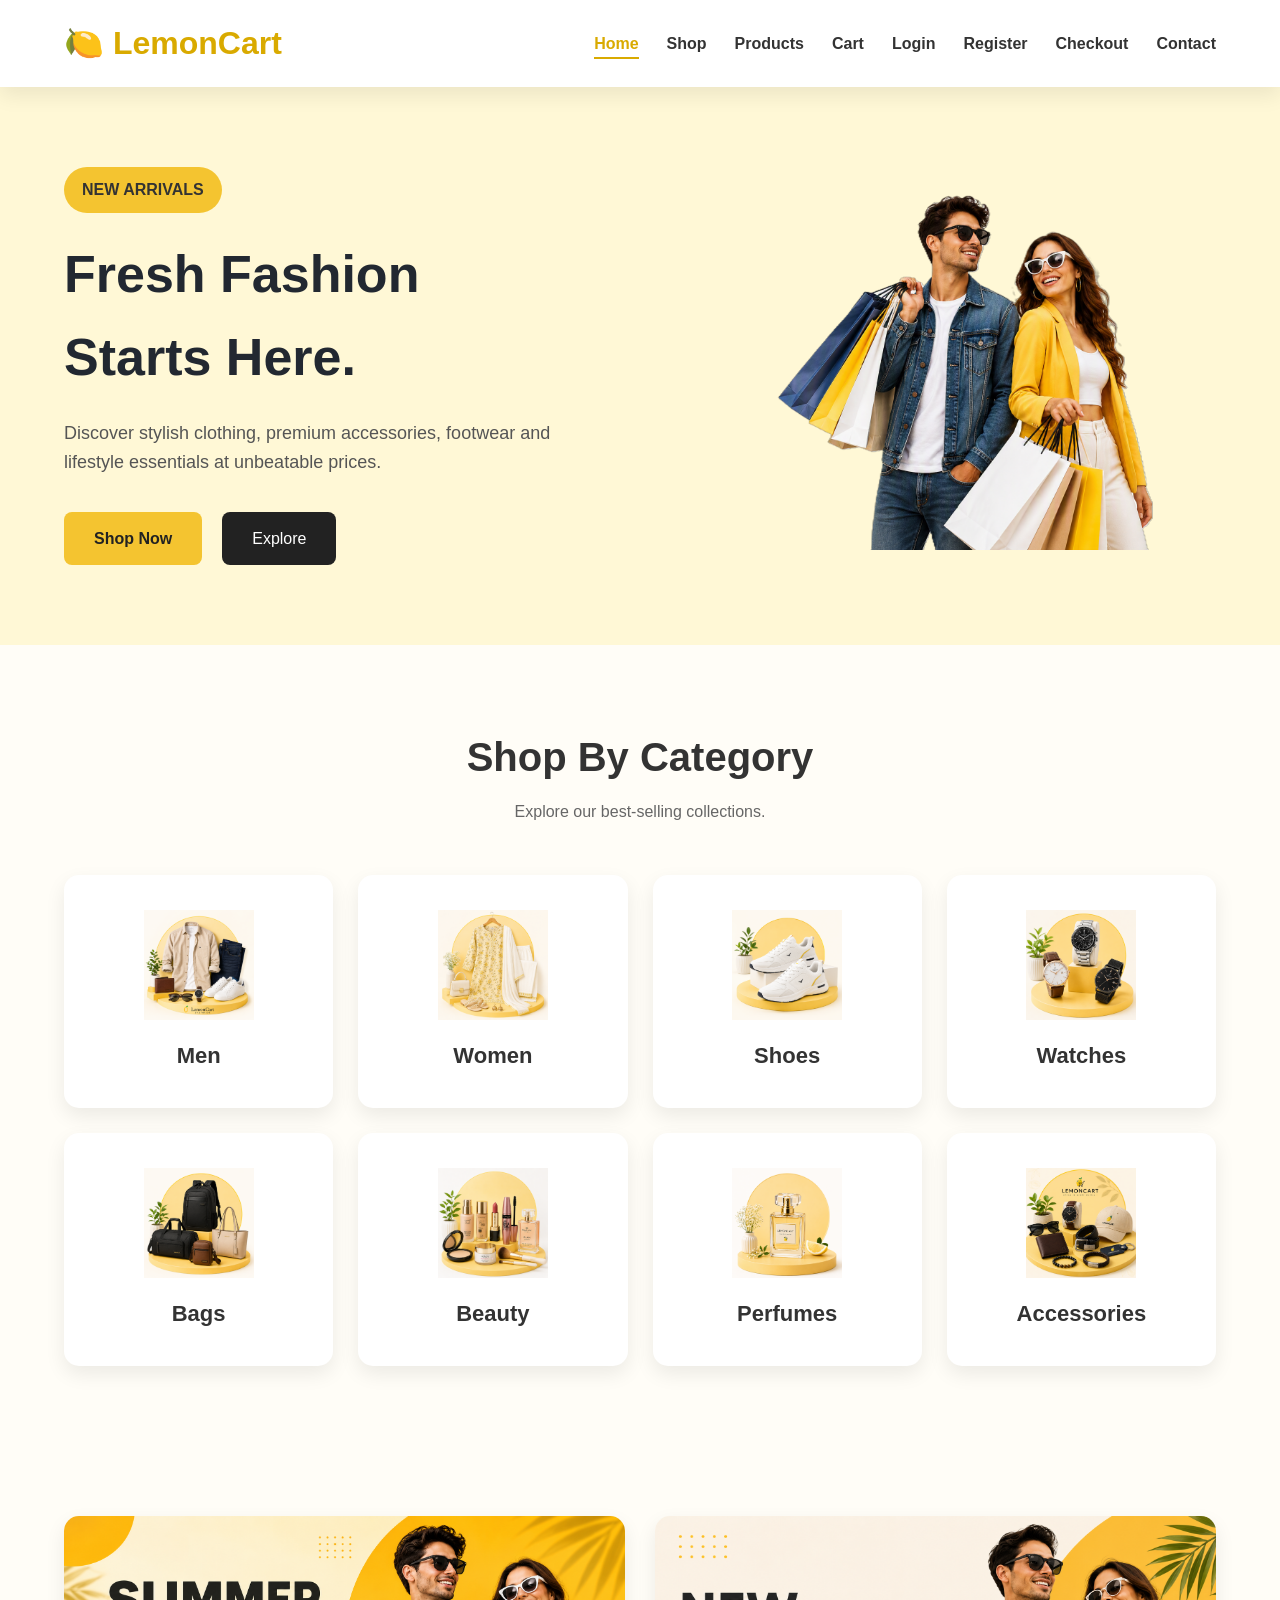
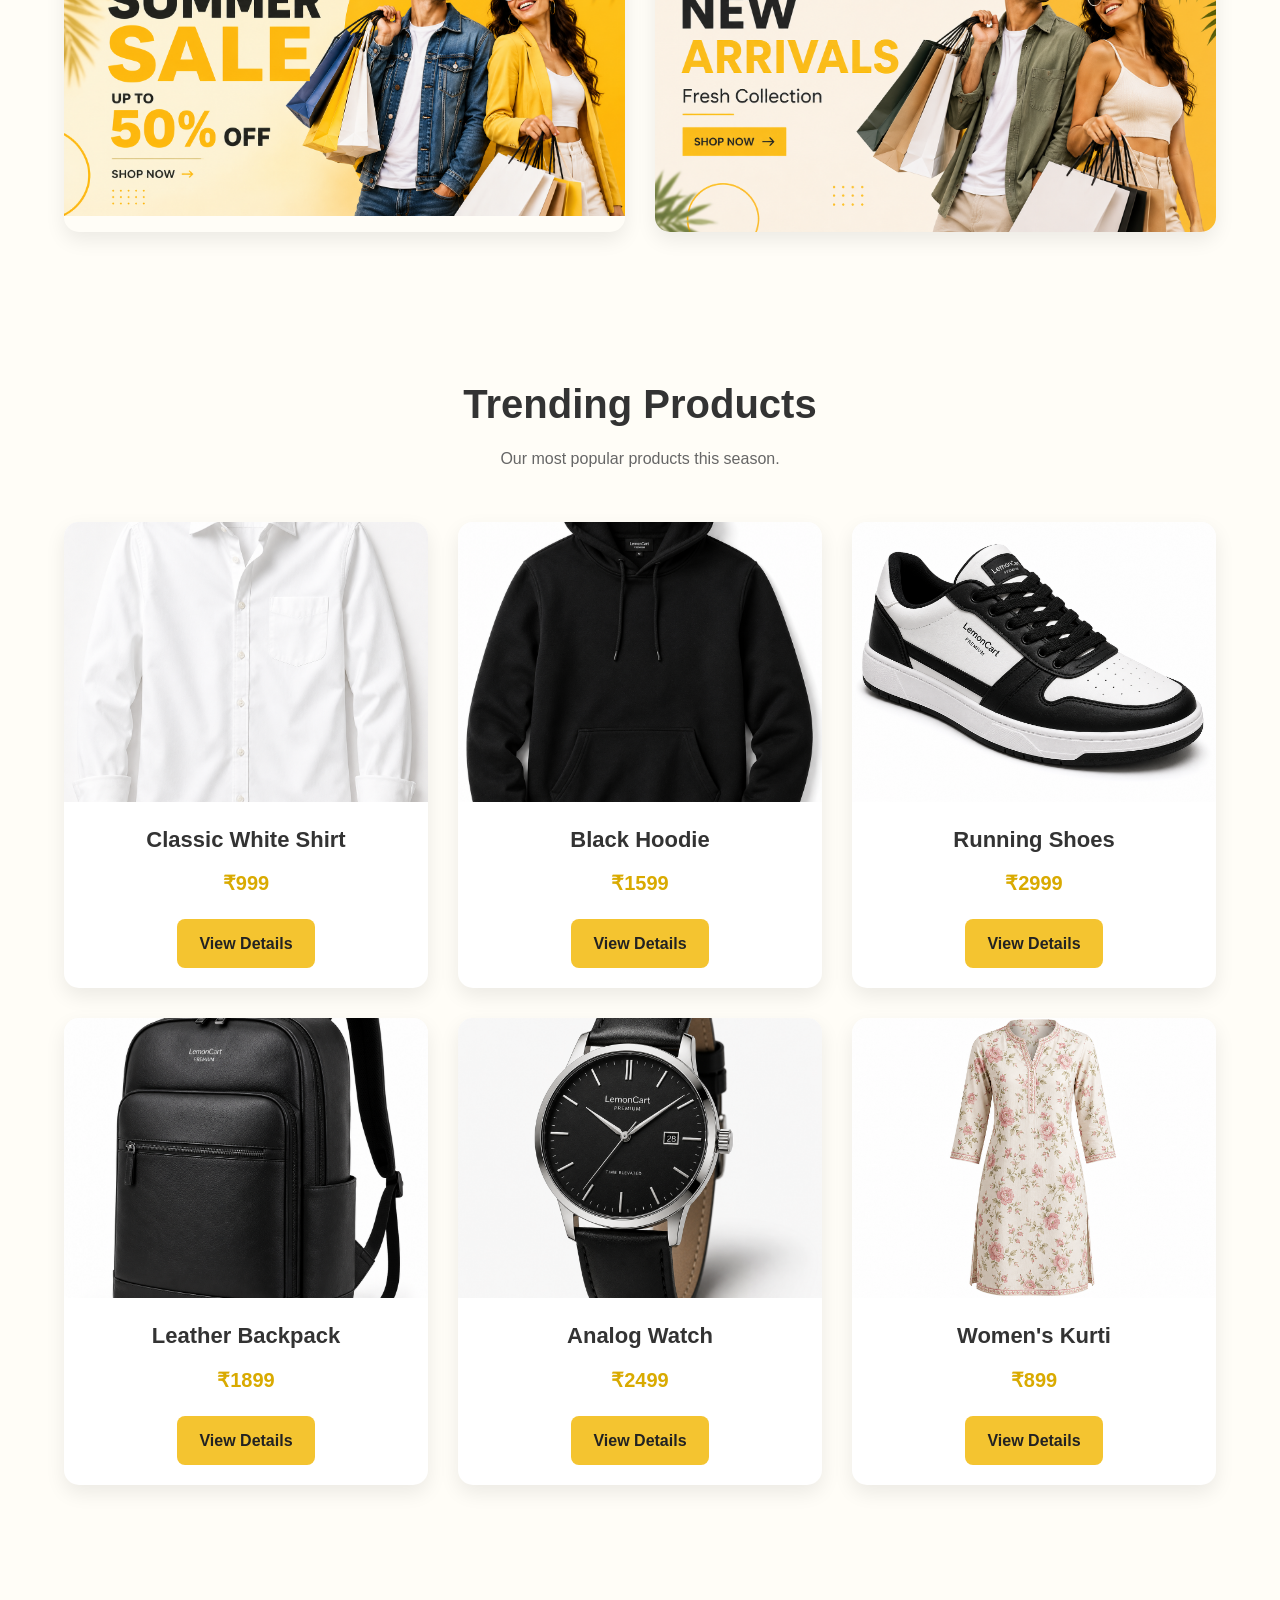
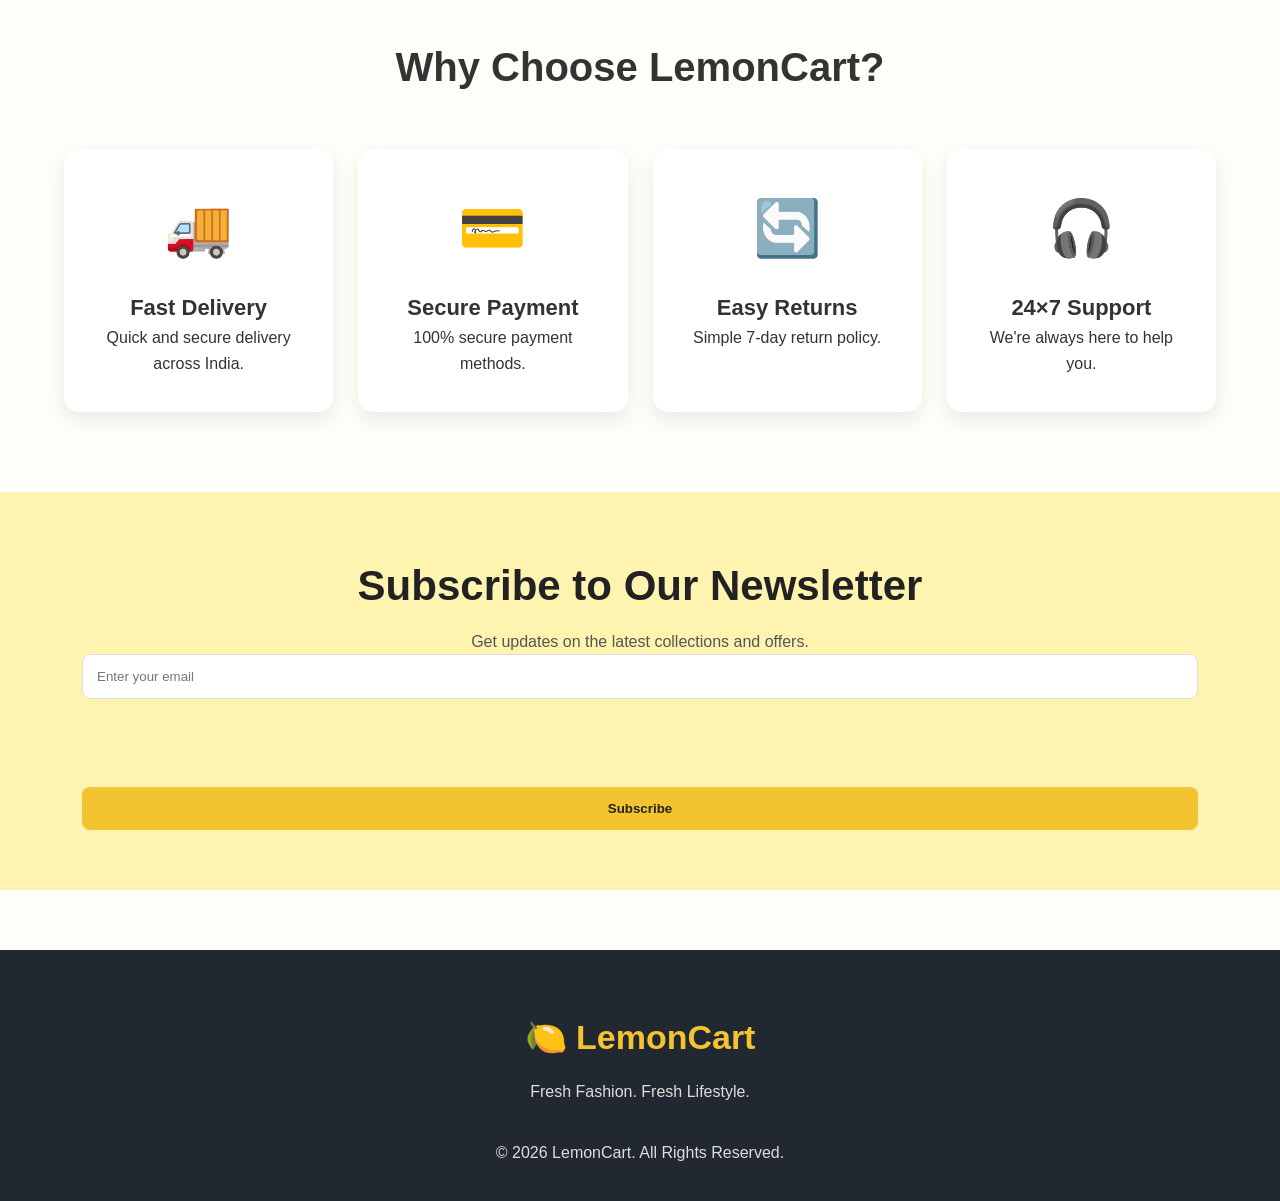
<file: index.html>
<!DOCTYPE html>
<html lang="en">

<head>

    <meta charset="UTF-8">

    <meta name="viewport" content="width=device-width, initial-scale=1.0">

    <title>LemonCart | Fresh Fashion & Lifestyle</title>

    <link rel="stylesheet" href="css/style.css">

</head>

<body>



    <header>

        <div class="container">

            <div class="navbar">

                <div class="logo">

                    <h1>🍋 LemonCart</h1>

                </div>

                <nav>

                    <ul>

                        <li><a href="index.html" class="active">Home</a></li>

                        <li><a href="shop.html">Shop</a></li>

                        <li><a href="product.html">Products</a></li>

                        <li><a href="cart.html">Cart</a></li>

                        <li><a href="login.html">Login</a></li>

                        <li><a href="register.html">Register</a></li>

                        <li><a href="checkout.html">Checkout</a></li>

                        <li><a href="contact.html">Contact</a></li>

                    </ul>

                </nav>

            </div>

        </div>

    </header>


    <section class="hero">

        <div class="container hero-content">

            <div class="hero-text">

                <span class="offer">

                    NEW ARRIVALS

                </span>

                <h2>

                    Fresh Fashion

                    <br>

                    Starts Here.

                </h2>

                <p>

                    Discover stylish clothing,

                    premium accessories,

                    footwear and lifestyle essentials

                    at unbeatable prices.

                </p>

                <div class="hero-buttons">

                    <a href="shop.html" class="btn-primary">

                        Shop Now

                    </a>

                    <a href="product.html" class="btn-secondary">

                        Explore

                    </a>

                </div>

            </div>



            <div class="hero-image">

                <img src="assets/hero/hero.png"

                    alt="Hero Image">

            </div>

        </div>

    </section>

    <section class="categories">

        <div class="container">

            <div class="section-title">

                <h2>Shop By Category</h2>

                <p>

                    Explore our best-selling collections.

                </p>

            </div>



            <div class="category-grid">

                <div class="category-card">

                    <img src="assets/categories/men.png" alt="Men">

                    <h3>Men</h3>

                </div>



                <div class="category-card">

                    <img src="assets/categories/women.png" alt="women">

                    <h3>Women</h3>

                </div>



                <div class="category-card">

                    <img src="assets/categories/shoes.png" alt="shoes">

                    <h3>Shoes</h3>

                </div>



                <div class="category-card">

                    <img src="assets/categories/watches.png" alt="watches">

                    <h3>Watches</h3>

                </div>



                <div class="category-card">

                    <img src="assets/categories/bags.png" alt="bags">

                    <h3>Bags</h3>

                </div>



                <div class="category-card">

                    <img src="assets/categories/beauty.png" alt="beauty">

                    <h3>Beauty</h3>

                </div>



                <div class="category-card">

                    <img src="assets/categories/perfumes.png" alt="perfumes">

                    <h3>Perfumes</h3>

                </div>



                <div class="category-card">

                    <img src="assets/categories/accessories.png" alt="accessories">

                    <h3>Accessories</h3>

                </div>

            </div>

        </div>

    </section>

<section class="banners">

    <div class="container">

        <div class="banner-grid">

            <div class="banner">

                <img src="assets/banners/banner1.png" alt="Summer Sale">

            </div>

            <div class="banner">

                <img src="assets/banners/banner2.png" alt="New Arrivals">

            </div>

        </div>

    </div>

</section>

<section class="related-products">

    <div class="container">

        <div class="section-title">
            <h2>Trending Products</h2>
            <p>Our most popular products this season.</p>
        </div>

        <div class="product-grid">

            <div class="product-card">
                <img src="assets/products/product1.png" alt="Classic White Shirt">
                <h3>Classic White Shirt</h3>
                <p>₹999</p>
                <a href="product.html" class="btn-primary">View Details</a>
            </div>

            <div class="product-card">
                <img src="assets/products/product2.png" alt="Black Hoodie">
                <h3>Black Hoodie</h3>
                <p>₹1599</p>
                <a href="product.html" class="btn-primary">View Details</a>
            </div>

            <div class="product-card">
                <img src="assets/products/product3.png" alt="Running Shoes">
                <h3>Running Shoes</h3>
                <p>₹2999</p>
                <a href="product.html" class="btn-primary">View Details</a>
            </div>

            <div class="product-card">
                <img src="assets/products/product4.png" alt="Leather Backpack">
                <h3>Leather Backpack</h3>
                <p>₹1899</p>
                <a href="product.html" class="btn-primary">View Details</a>
            </div>

            <div class="product-card">
                <img src="assets/products/product5.png" alt="Analog Watch">
                <h3>Analog Watch</h3>
                <p>₹2499</p>
                <a href="product.html" class="btn-primary">View Details</a>
            </div>

            <div class="product-card">
                <img src="assets/products/product6.png" alt="Women's Kurti">
                <h3>Women's Kurti</h3>
                <p>₹899</p>
                <a href="product.html" class="btn-primary">View Details</a>
            </div>

        </div>

    </div>

</section>

<section class="categories">

    <div class="container">

        <div class="section-title">
            <h2>Why Choose LemonCart?</h2>
        </div>

        <div class="category-grid">

            <div class="category-card">
                <div class="icon">🚚</div>
                <h3>Fast Delivery</h3>
                <p>Quick and secure delivery across India.</p>
            </div>

            <div class="category-card">
                <div class="icon">💳</div>
                <h3>Secure Payment</h3>
                <p>100% secure payment methods.</p>
            </div>

            <div class="category-card">
                <div class="icon">🔄</div>
                <h3>Easy Returns</h3>
                <p>Simple 7-day return policy.</p>
            </div>

            <div class="category-card">
                <div class="icon">🎧</div>
                <h3>24×7 Support</h3>
                <p>We're always here to help you.</p>
            </div>

        </div>

    </div>

</section>


<section class="page-banner">

    <div class="container">

        <h2>Subscribe to Our Newsletter</h2>

        <p>Get updates on the latest collections and offers.</p>

        <form>

            <input type="email" placeholder="Enter your email">

            <br><br>

            <button class="btn-primary">

                Subscribe

            </button>

        </form>

    </div>

</section>    
<footer>

    <div class="container">

        <h2>🍋 LemonCart</h2>

        <p>Fresh Fashion. Fresh Lifestyle.</p>

        <br>

        <p>

            © 2026 LemonCart. All Rights Reserved.

        </p>

    </div>

</footer>

</body>

</html>
</file>
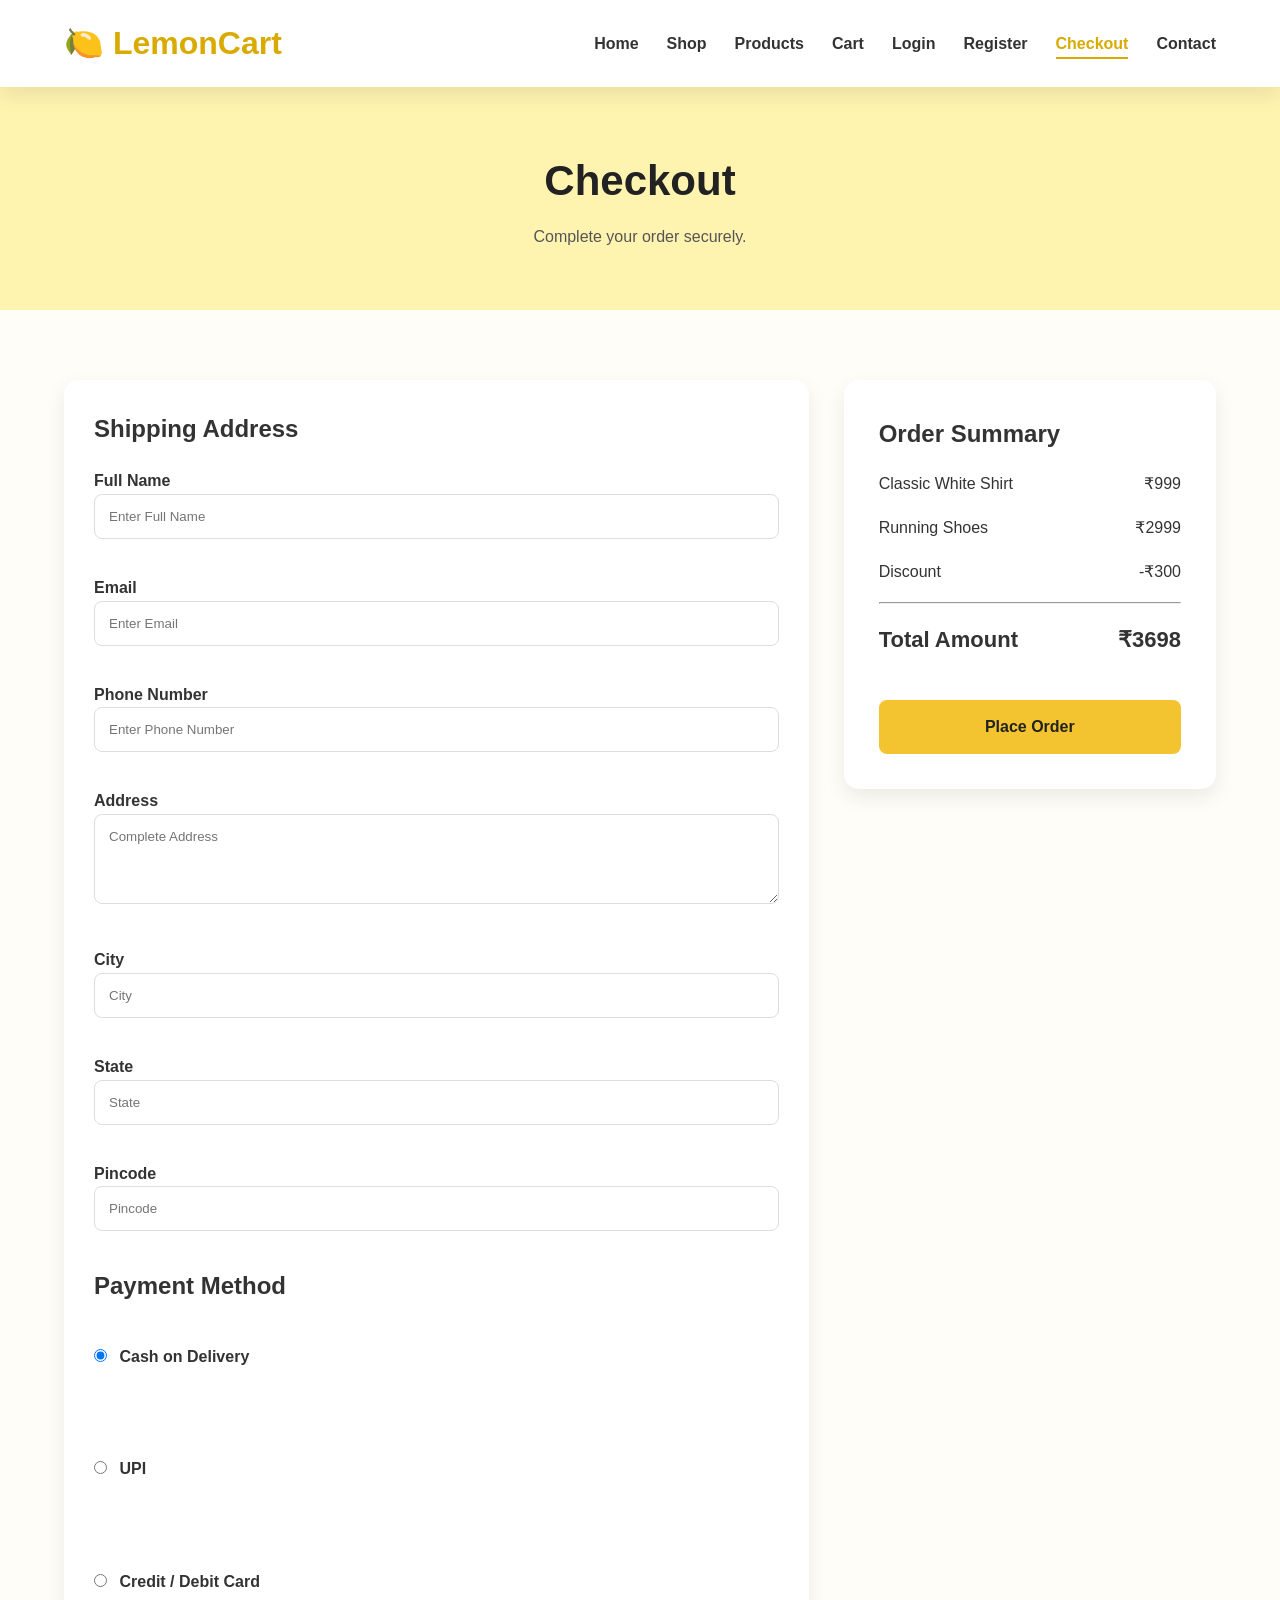
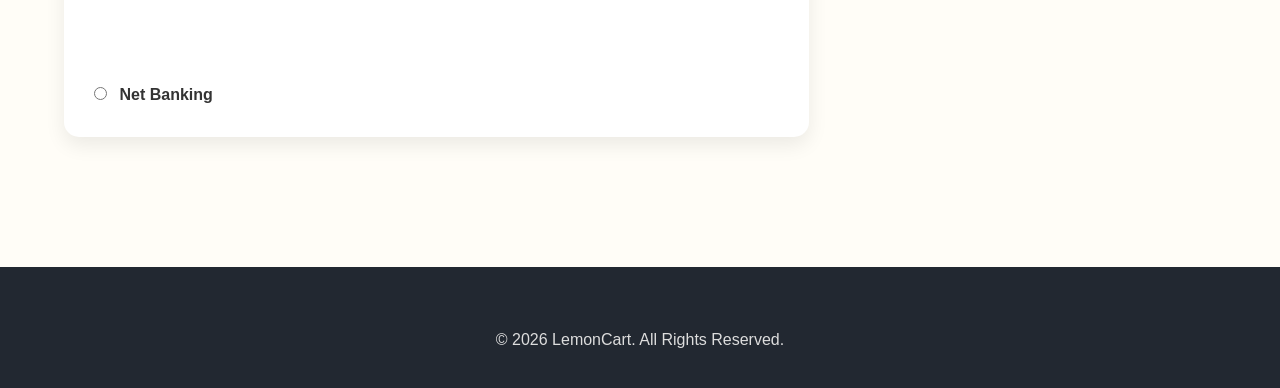
<file: checkout.html>
<!DOCTYPE html>
<html lang="en">

<head>

    <meta charset="UTF-8">

    <meta name="viewport" content="width=device-width, initial-scale=1.0">

    <title>LemonCart | Checkout</title>

    <link rel="stylesheet" href="css/style.css">

</head>

<body>

<header>

    <div class="container">

        <div class="navbar">

            <div class="logo">

                <h1>🍋 LemonCart</h1>

            </div>

            <nav>

                <ul>

                    <li><a href="index.html">Home</a></li>

                    <li><a href="shop.html">Shop</a></li>

                    <li><a href="product.html">Products</a></li>

                    <li><a href="cart.html">Cart</a></li>

                    <li><a href="login.html">Login</a></li>

                    <li><a href="register.html">Register</a></li>

                    <li><a href="checkout.html" class="active">Checkout</a></li>

                    <li><a href="contact.html">Contact</a></li>

                </ul>

            </nav>

        </div>

    </div>

</header>

<section class="page-banner">

    <div class="container">

        <h2>Checkout</h2>

        <p>Complete your order securely.</p>

    </div>

</section>

<section class="checkout-page">

<div class="container checkout-layout">

<div class="checkout-form">

<h2>Shipping Address</h2>

<form>

<div class="form-group">

<label>Full Name</label>

<input type="text" placeholder="Enter Full Name">

</div>

<div class="form-group">

<label>Email</label>

<input type="email" placeholder="Enter Email">

</div>

<div class="form-group">

<label>Phone Number</label>

<input type="tel" placeholder="Enter Phone Number">

</div>

<div class="form-group">

<label>Address</label>

<textarea rows="4" placeholder="Complete Address"></textarea>

</div>

<div class="form-group">

<label>City</label>

<input type="text" placeholder="City">

</div>

<div class="form-group">

<label>State</label>

<input type="text" placeholder="State">

</div>

<div class="form-group">

<label>Pincode</label>

<input type="text" placeholder="Pincode">

</div>

<h2>Payment Method</h2>

<label>

<input type="radio" name="payment" checked>

Cash on Delivery

</label>

<br><br>

<label>

<input type="radio" name="payment">

UPI

</label>

<br><br>

<label>

<input type="radio" name="payment">

Credit / Debit Card

</label>

<br><br>

<label>

<input type="radio" name="payment">

Net Banking

</label>

</form>

</div>

<div class="checkout-summary">

<h2>Order Summary</h2>

<div class="summary-item">

<span>Classic White Shirt</span>

<span>₹999</span>

</div>

<div class="summary-item">

<span>Running Shoes</span>

<span>₹2999</span>

</div>

<div class="summary-item">

<span>Discount</span>

<span>-₹300</span>

</div>

<hr>

<div class="summary-item total">

<span>Total Amount</span>

<span>₹3698</span>

</div>

<a href="#" class="btn-primary checkout-btn">

Place Order

</a>

</div>

</div>

</section>

<footer>

<div class="container">

<p>

© 2026 LemonCart. All Rights Reserved.

</p>

</div>

</footer>

</body>

</html>
</file>
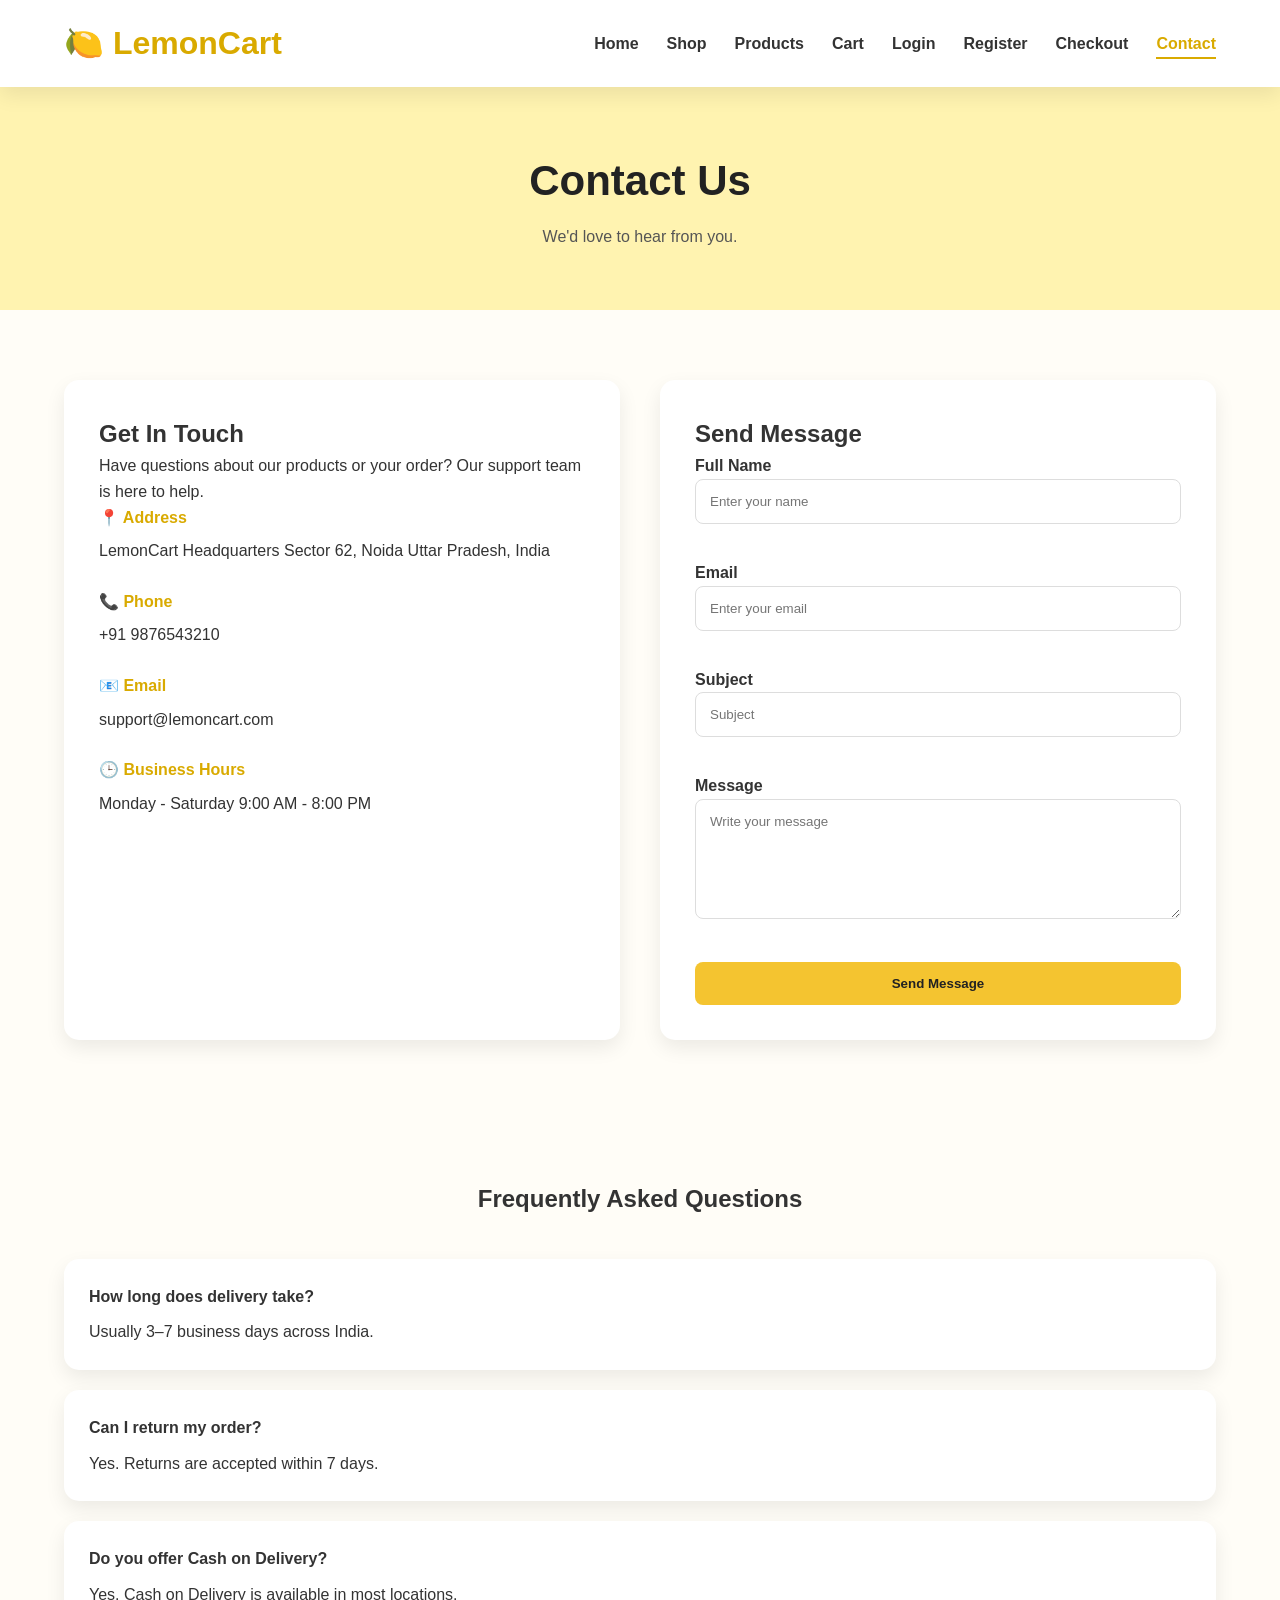
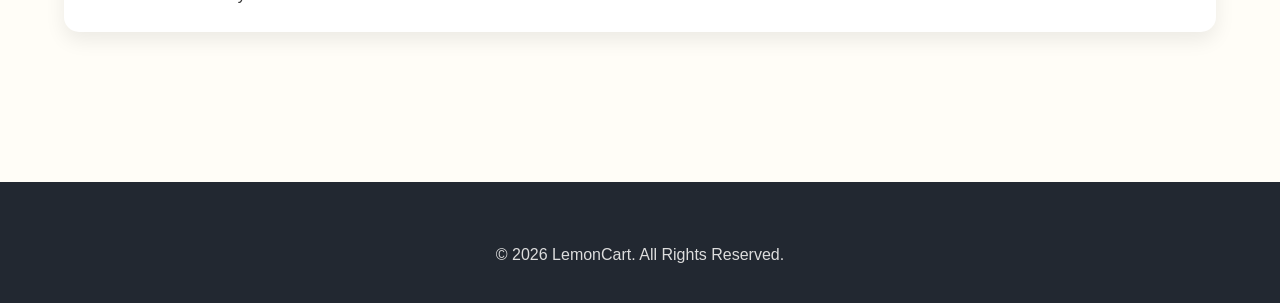
<file: contact.html>
<!DOCTYPE html>
<html lang="en">

<head>

    <meta charset="UTF-8">

    <meta name="viewport" content="width=device-width, initial-scale=1.0">

    <title>LemonCart | Contact Us</title>

    <link rel="stylesheet" href="css/style.css">

</head>

<body>

<header>

    <div class="container">

        <div class="navbar">

            <div class="logo">

                <h1>🍋 LemonCart</h1>

            </div>

            <nav>

                <ul>

                    <li><a href="index.html">Home</a></li>

                    <li><a href="shop.html">Shop</a></li>

                    <li><a href="product.html">Products</a></li>

                    <li><a href="cart.html">Cart</a></li>

                    <li><a href="login.html">Login</a></li>

                    <li><a href="register.html">Register</a></li>

                    <li><a href="checkout.html">Checkout</a></li>

                    <li><a href="contact.html" class="active">Contact</a></li>

                </ul>

            </nav>

        </div>

    </div>

</header>

<section class="page-banner">

    <div class="container">

        <h2>Contact Us</h2>

        <p>

            We'd love to hear from you.

        </p>

    </div>

</section>

<section class="contact-page">

<div class="container contact-layout">

<div class="contact-info">

<h2>Get In Touch</h2>

<p>

Have questions about our products or your order?

Our support team is here to help.

</p>

<div class="info-box">

<h4>📍 Address</h4>

<p>

LemonCart Headquarters

Sector 62, Noida

Uttar Pradesh, India

</p>

</div>

<div class="info-box">

<h4>📞 Phone</h4>

<p>

+91 9876543210

</p>

</div>

<div class="info-box">

<h4>📧 Email</h4>

<p>

support@lemoncart.com

</p>

</div>

<div class="info-box">

<h4>🕒 Business Hours</h4>

<p>

Monday - Saturday

9:00 AM - 8:00 PM

</p>

</div>

</div>

<div class="contact-form">

<h2>Send Message</h2>

<form>

<div class="form-group">

<label>Full Name</label>

<input type="text" placeholder="Enter your name">

</div>

<div class="form-group">

<label>Email</label>

<input type="email" placeholder="Enter your email">

</div>

<div class="form-group">

<label>Subject</label>

<input type="text" placeholder="Subject">

</div>

<div class="form-group">

<label>Message</label>

<textarea rows="6" placeholder="Write your message"></textarea>

</div>

<button class="btn-primary">

Send Message

</button>

</form>

</div>

</div>

</section>

<section class="faq">

<div class="container">

<h2>Frequently Asked Questions</h2>

<div class="faq-item">

<h4>How long does delivery take?</h4>

<p>

Usually 3–7 business days across India.

</p>

</div>

<div class="faq-item">

<h4>Can I return my order?</h4>

<p>

Yes. Returns are accepted within 7 days.

</p>

</div>

<div class="faq-item">

<h4>Do you offer Cash on Delivery?</h4>

<p>

Yes. Cash on Delivery is available in most locations.

</p>

</div>

</div>

</section>

<footer>

<div class="container">

<p>

© 2026 LemonCart. All Rights Reserved.

</p>

</div>

</footer>

</body>

</html>
</file>
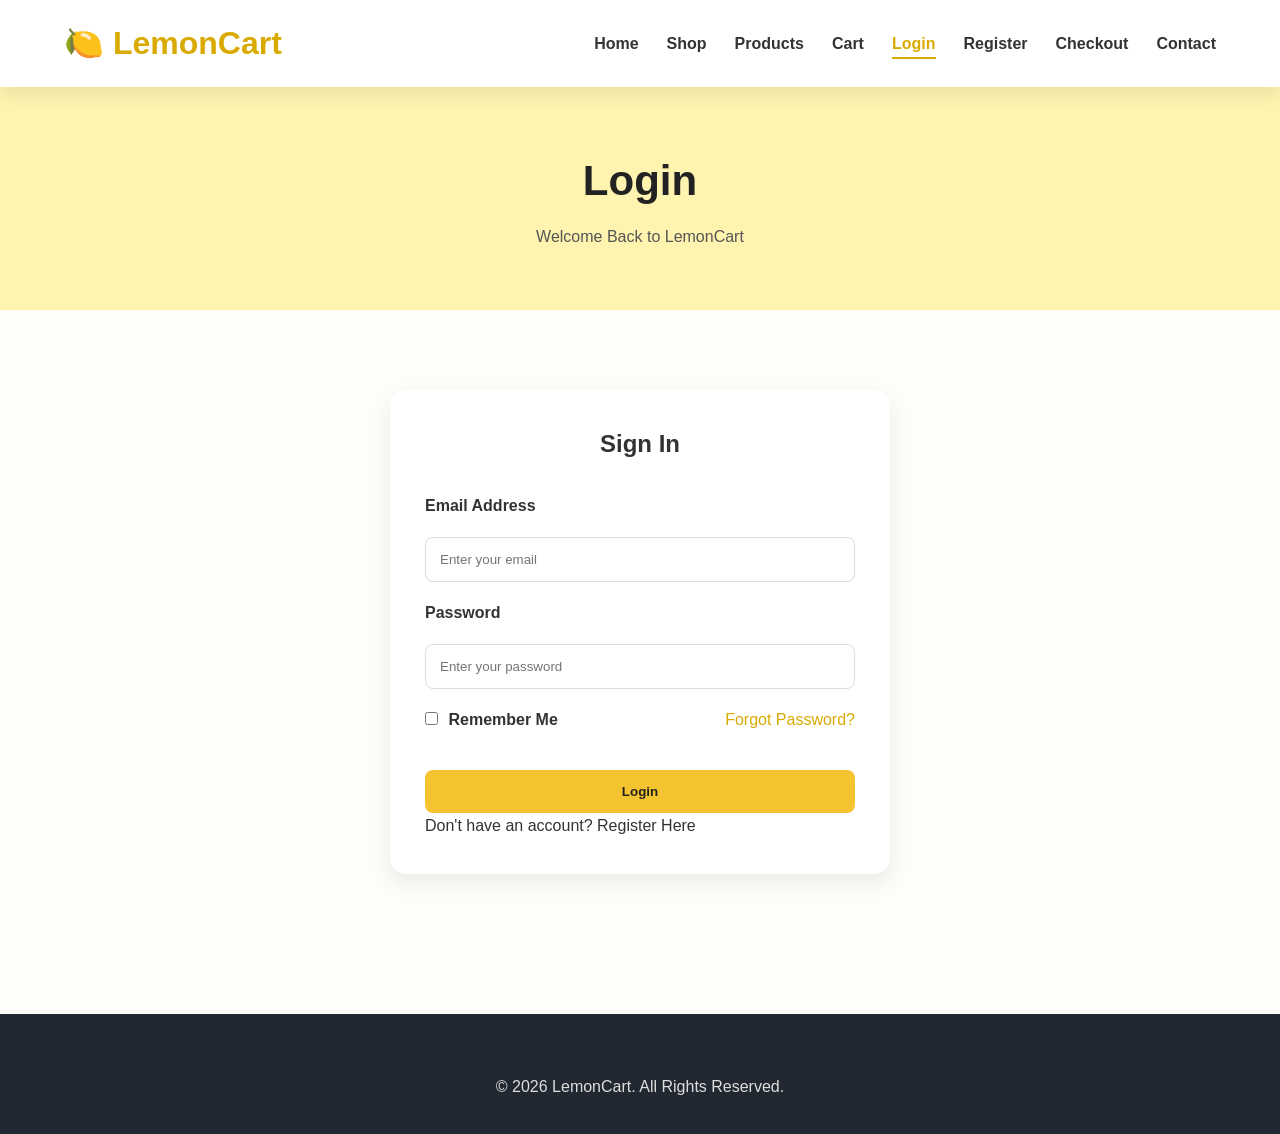
<file: login.html>
<!DOCTYPE html>
<html lang="en">

<head>

    <meta charset="UTF-8">

    <meta name="viewport" content="width=device-width, initial-scale=1.0">

    <title>LemonCart | Login</title>

    <link rel="stylesheet" href="css/style.css">

</head>

<body>

<header>

    <div class="container">

        <div class="navbar">

            <div class="logo">
                <h1>🍋 LemonCart</h1>
            </div>

            <nav>

                <ul>

                    <li><a href="index.html">Home</a></li>

                    <li><a href="shop.html">Shop</a></li>

                    <li><a href="product.html">Products</a></li>

                    <li><a href="cart.html">Cart</a></li>

                    <li><a href="login.html" class="active">Login</a></li>

                    <li><a href="register.html">Register</a></li>

                    <li><a href="checkout.html">Checkout</a></li>

                    <li><a href="contact.html">Contact</a></li>

                </ul>

            </nav>

        </div>

    </div>

</header>

<section class="page-banner">

    <div class="container">

        <h2>Login</h2>

        <p>Welcome Back to LemonCart</p>

    </div>

</section>

<section class="login-page">

    <div class="container">

        <div class="login-card">

            <h2>Sign In</h2>

            <form>

                <label>Email Address</label>

                <input type="email" placeholder="Enter your email" required>

                <label>Password</label>

                <input type="password" placeholder="Enter your password" required>

                <div class="remember">

                    <label>

                        <input type="checkbox">

                        Remember Me

                    </label>

                    <a href="#">Forgot Password?</a>

                </div>

                <button type="submit" class="btn-primary">

                    Login

                </button>

            </form>

            <p>

                Don't have an account?

                <a href="register.html">

                    Register Here

                </a>

            </p>

        </div>

    </div>

</section>

<footer>

    <div class="container">

        <p>

            © 2026 LemonCart. All Rights Reserved.

        </p>

    </div>

</footer>

</body>

</html>
</file>
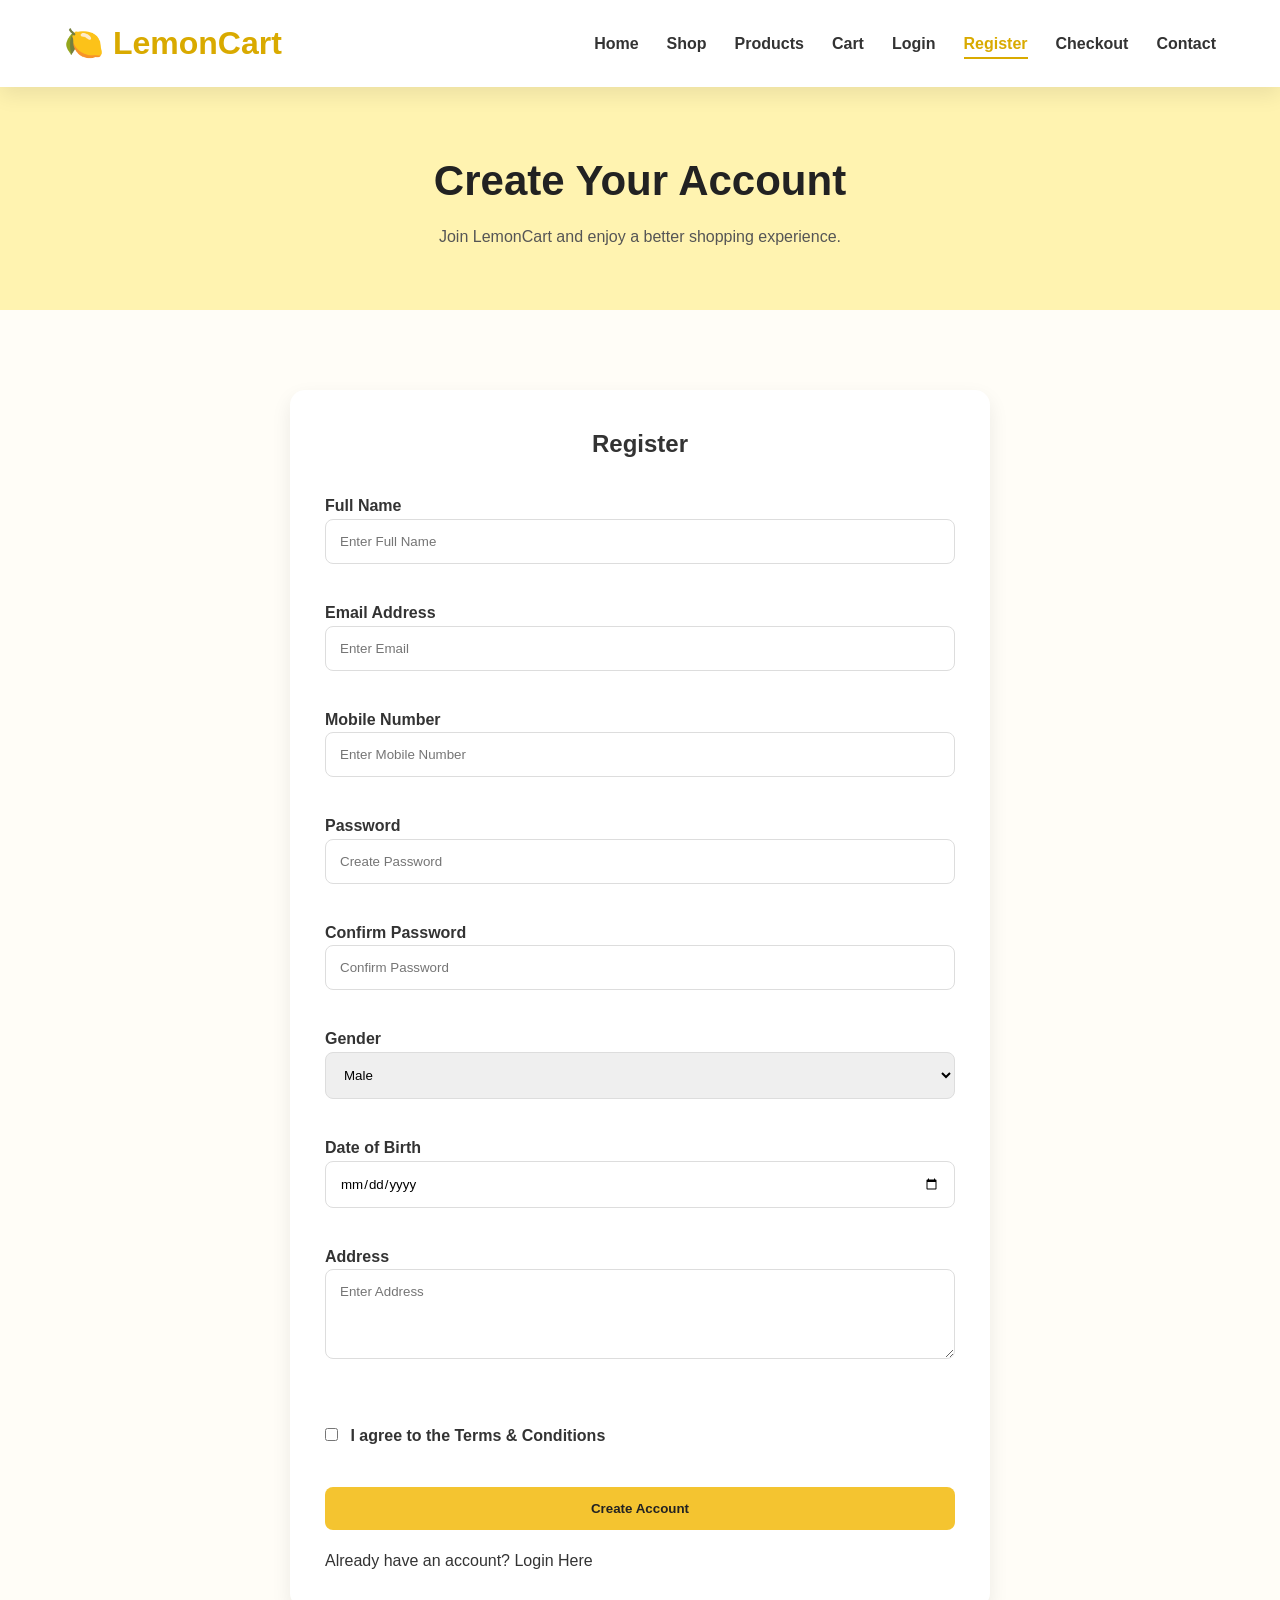
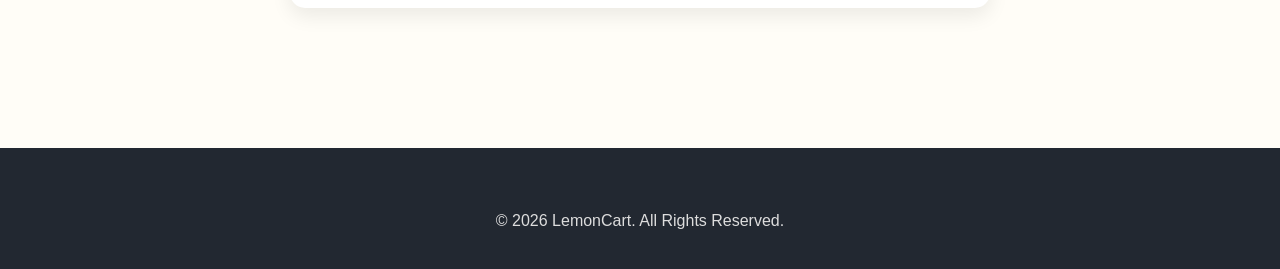
<file: register.html>
<!DOCTYPE html>
<html lang="en">

<head>

    <meta charset="UTF-8">

    <meta name="viewport" content="width=device-width, initial-scale=1.0">

    <title>LemonCart | Register</title>

    <link rel="stylesheet" href="css/style.css">

</head>

<body>

<header>

    <div class="container">

        <div class="navbar">

            <div class="logo">
                <h1>🍋 LemonCart</h1>
            </div>

            <nav>

                <ul>

                    <li><a href="index.html">Home</a></li>

                    <li><a href="shop.html">Shop</a></li>

                    <li><a href="product.html">Products</a></li>

                    <li><a href="cart.html">Cart</a></li>

                    <li><a href="login.html">Login</a></li>

                    <li><a href="register.html" class="active">Register</a></li>

                    <li><a href="checkout.html">Checkout</a></li>

                    <li><a href="contact.html">Contact</a></li>

                </ul>

            </nav>

        </div>

    </div>

</header>

<section class="page-banner">

    <div class="container">

        <h2>Create Your Account</h2>

        <p>Join LemonCart and enjoy a better shopping experience.</p>

    </div>

</section>

<section class="register-page">

<div class="container">

<div class="register-card">

<h2>Register</h2>

<form>

<div class="form-group">

<label>Full Name</label>

<input type="text" placeholder="Enter Full Name" required>

</div>

<div class="form-group">

<label>Email Address</label>

<input type="email" placeholder="Enter Email" required>

</div>

<div class="form-group">

<label>Mobile Number</label>

<input type="tel" placeholder="Enter Mobile Number" required>

</div>

<div class="form-group">

<label>Password</label>

<input type="password" placeholder="Create Password" required>

</div>

<div class="form-group">

<label>Confirm Password</label>

<input type="password" placeholder="Confirm Password" required>

</div>

<div class="form-group">

<label>Gender</label>

<select>

<option>Male</option>

<option>Female</option>

<option>Other</option>

</select>

</div>

<div class="form-group">

<label>Date of Birth</label>

<input type="date">

</div>

<div class="form-group">

<label>Address</label>

<textarea rows="4" placeholder="Enter Address"></textarea>

</div>

<div class="checkbox-group">

<label>

<input type="checkbox" required>

I agree to the Terms & Conditions

</label>

</div>

<button type="submit" class="btn-primary">

Create Account

</button>

<p>

Already have an account?

<a href="login.html">

Login Here

</a>

</p>

</form>

</div>

</div>

</section>

<footer>

<div class="container">

<p>

© 2026 LemonCart. All Rights Reserved.

</p>

</div>

</footer>

</body>

</html>
</file>
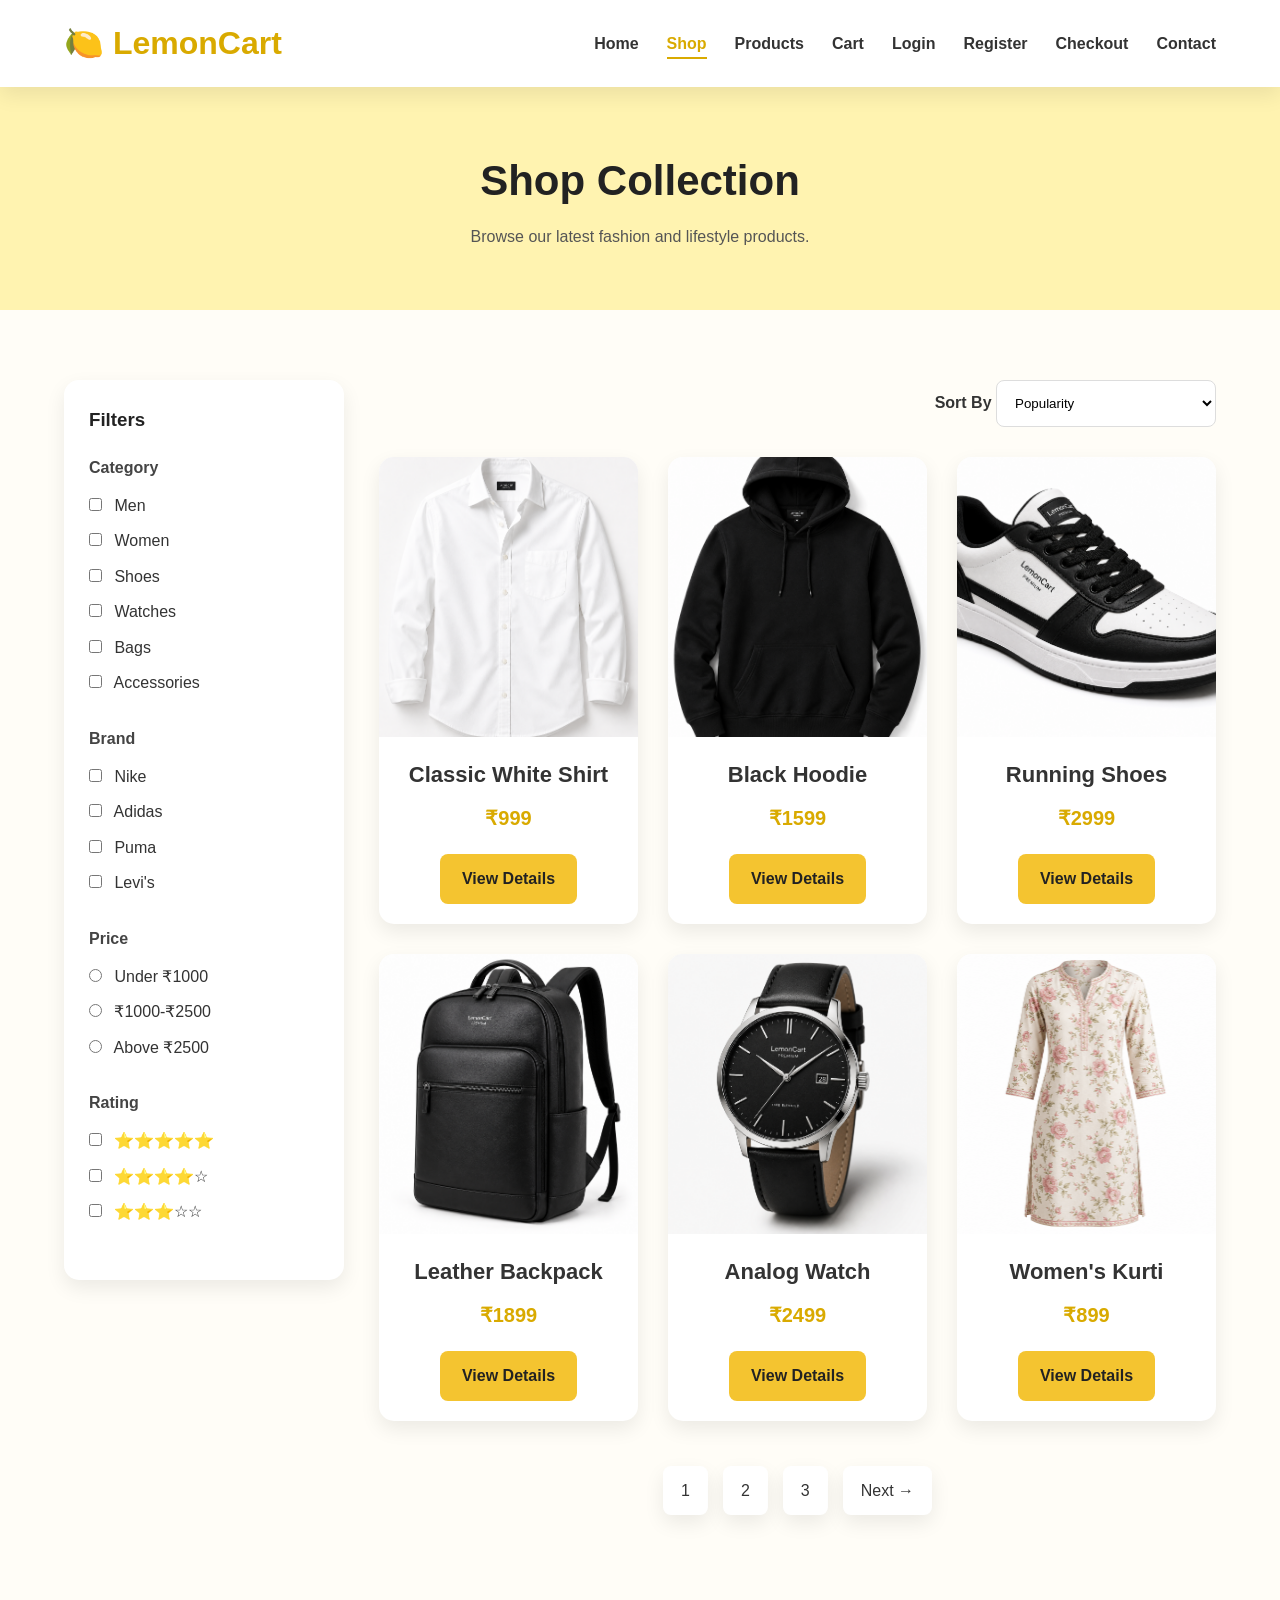
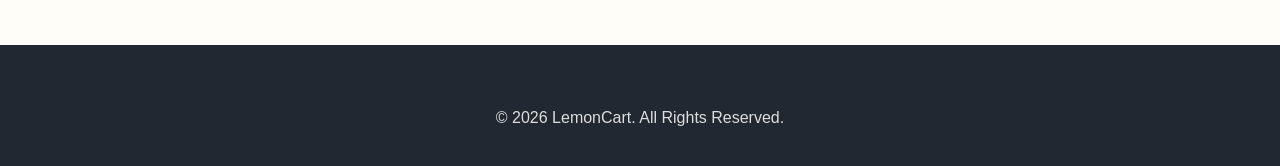
<file: shop.html>
<!DOCTYPE html>
<html lang="en">

<head>

    <meta charset="UTF-8">

    <meta name="viewport" content="width=device-width, initial-scale=1.0">

    <title>LemonCart | Shop</title>

    <link rel="stylesheet" href="css/style.css">

</head>

<body>

<header>

    <div class="container">

        <div class="navbar">

            <div class="logo">
                <h1>🍋 LemonCart</h1>
            </div>

            <nav>

                <ul>

                    <li><a href="index.html">Home</a></li>

                    <li><a href="shop.html" class="active">Shop</a></li>

                    <li><a href="product.html">Products</a></li>

                    <li><a href="cart.html">Cart</a></li>

                    <li><a href="login.html">Login</a></li>

                    <li><a href="register.html">Register</a></li>

                    <li><a href="checkout.html">Checkout</a></li>

                    <li><a href="contact.html">Contact</a></li>

                </ul>

            </nav>

        </div>

    </div>

</header>

<!-- SHOP HERO -->

<section class="page-banner">

    <div class="container">

        <h2>Shop Collection</h2>

        <p>Browse our latest fashion and lifestyle products.</p>

    </div>

</section>

<!-- SHOP SECTION -->

<section class="shop-page">

<div class="container shop-layout">

<!-- FILTER -->

<aside class="filter-panel">

<h3>Filters</h3>

<div class="filter-group">

<h4>Category</h4>

<label><input type="checkbox"> Men</label>

<label><input type="checkbox"> Women</label>

<label><input type="checkbox"> Shoes</label>

<label><input type="checkbox"> Watches</label>

<label><input type="checkbox"> Bags</label>

<label><input type="checkbox"> Accessories</label>

</div>

<div class="filter-group">

<h4>Brand</h4>

<label><input type="checkbox"> Nike</label>

<label><input type="checkbox"> Adidas</label>

<label><input type="checkbox"> Puma</label>

<label><input type="checkbox"> Levi's</label>

</div>

<div class="filter-group">

<h4>Price</h4>

<label><input type="radio" name="price"> Under ₹1000</label>

<label><input type="radio" name="price"> ₹1000-₹2500</label>

<label><input type="radio" name="price"> Above ₹2500</label>

</div>

<div class="filter-group">

<h4>Rating</h4>

<label><input type="checkbox"> ⭐⭐⭐⭐⭐</label>

<label><input type="checkbox"> ⭐⭐⭐⭐☆</label>

<label><input type="checkbox"> ⭐⭐⭐☆☆</label>

</div>

</aside>

<!-- PRODUCTS -->

<div class="shop-content">

<div class="sort-bar">

<label>

Sort By

<select>

<option>Popularity</option>

<option>Newest</option>

<option>Price Low to High</option>

<option>Price High to Low</option>

<option>Top Rated</option>

</select>

</label>

</div>

<div class="product-grid">

<div class="product-card">

<img src="assets/products/product1.png" alt="Product">

<h3>Classic White Shirt</h3>

<p>₹999</p>

<a href="product.html" class="btn-primary">View Details</a>

</div>

<div class="product-card">

<img src="assets/products/product2.png" alt="Product">

<h3>Black Hoodie</h3>

<p>₹1599</p>

<a href="product.html" class="btn-primary">View Details</a>

</div>

<div class="product-card">

<img src="assets/products/product3.png" alt="Product">

<h3>Running Shoes</h3>

<p>₹2999</p>

<a href="product.html" class="btn-primary">View Details</a>

</div>

<div class="product-card">

<img src="assets/products/product4.png" alt="Product">

<h3>Leather Backpack</h3>

<p>₹1899</p>

<a href="product.html" class="btn-primary">View Details</a>

</div>

<div class="product-card">

<img src="assets/products/product5.png" alt="Product">

<h3>Analog Watch</h3>

<p>₹2499</p>

<a href="product.html" class="btn-primary">View Details</a>

</div>

<div class="product-card">

<img src="assets/products/product6.png" alt="Product">

<h3>Women's Kurti</h3>

<p>₹899</p>

<a href="product.html" class="btn-primary">View Details</a>

</div>

</div>

<div class="pagination">

<a href="#">1</a>

<a href="#">2</a>

<a href="#">3</a>

<a href="#">Next →</a>

</div>

</div>

</div>

</section>

<footer>

<div class="container">

<p>© 2026 LemonCart. All Rights Reserved.</p>

</div>

</footer>

</body>

</html>
</file>
<file: css/style.css>
/*=========================================
  LEMONCART STYLE.CSS
  PART - 1
=========================================*/

/*========== RESET ==========*/

*{
    margin:0;
    padding:0;
    box-sizing:border-box;
}

html{
    scroll-behavior:smooth;
}

body{
    font-family:Arial, Helvetica, sans-serif;
    background:#fffdf7;
    color:#333;
    line-height:1.6;
}

img{
    max-width:100%;
    display:block;
}

a{
    text-decoration:none;
    color:inherit;
}

ul{
    list-style:none;
}

button{
    cursor:pointer;
    border:none;
}

input,
select,
textarea,
button{
    font-family:inherit;
}


/*========== VARIABLES ==========*/

:root{

    --primary:#F4C430;

    --primary-dark:#d9aa00;

    --secondary:#222831;

    --background:#FFFDF7;

    --white:#ffffff;

    --text:#333333;

    --light:#666666;

    --border:#e5e5e5;

    --shadow:0 8px 20px rgba(0,0,0,.08);

}


/*========== CONTAINER ==========*/

.container{

    width:90%;

    max-width:1200px;

    margin:auto;

}


/*========== HEADER ==========*/

header{

    background:#fff;

    box-shadow:var(--shadow);

    position:sticky;

    top:0;

    z-index:999;

}

.navbar{

    display:flex;

    justify-content:space-between;

    align-items:center;

    padding:18px 0;

}

.logo h1{

    color:var(--primary-dark);

    font-size:32px;

    font-weight:bold;

}

nav ul{

    display:flex;

    gap:28px;

}

nav ul li a{

    color:#333;

    font-weight:600;

    transition:.3s;

    padding-bottom:5px;

}

nav ul li a:hover{

    color:var(--primary-dark);

}

.active{

    color:var(--primary-dark);

    border-bottom:2px solid var(--primary-dark);

}


/*========== HERO ==========*/

.hero{

    padding:80px 0;

    background:#fff8d6;

}

.hero-content{

    display:flex;

    justify-content:space-between;

    align-items:center;

    gap:50px;

}

.hero-text{

    flex:1;

}

.offer{

    background:var(--primary);

    padding:10px 18px;

    border-radius:25px;

    display:inline-block;

    margin-bottom:20px;

    font-weight:bold;

}

.hero-text h2{

    font-size:52px;

    margin-bottom:20px;

    color:var(--secondary);

}

.hero-text p{

    color:#555;

    margin-bottom:35px;

    font-size:18px;

}

.hero-buttons{

    display:flex;

    gap:20px;

}

.hero-image{

    flex:1;

}

.hero-image img{

    border-radius:15px;

}


/*========== BUTTONS ==========*/

.btn-primary{

    background:var(--primary);

    color:#222;

    padding:14px 30px;

    border-radius:8px;

    display:inline-block;

    font-weight:bold;

    transition:.3s;

}

.btn-primary:hover{

    background:var(--primary-dark);

}

.btn-secondary{

    background:#222;

    color:#fff;

    padding:14px 30px;

    border-radius:8px;

    display:inline-block;

    transition:.3s;

}

.btn-secondary:hover{

    background:#000;

}


/*========== SECTION TITLE ==========*/

.section-title{

    text-align:center;

    margin-bottom:50px;

}

.section-title h2{

    font-size:40px;

    margin-bottom:10px;

}

.section-title p{

    color:#666;

}


/*========== CATEGORIES ==========*/

.categories{

    padding:80px 0;

}

.category-grid{

    display:grid;

    grid-template-columns:repeat(4,1fr);

    gap:25px;

}

.category-card{

    background:#fff;

    border-radius:15px;

    padding:35px;

    text-align:center;

    box-shadow:var(--shadow);

    transition:.3s;

}

.category-card:hover{

    transform:translateY(-8px);

}

.category-card .icon{

    font-size:55px;

    margin-bottom:18px;

}

.category-card h3{

    font-size:22px;

}
.category-card img{

    width:110px;

    height:110px;

    object-fit:contain;

    margin:auto;

    margin-bottom:18px;

}


/*========== PAGE BANNER ==========*/

.page-banner{

    background:#fff3b0;

    text-align:center;

    padding:60px 20px;

}

.page-banner h2{

    font-size:42px;

    color:#222;

    margin-bottom:10px;

}

.page-banner p{

    color:#555;

}
/*========== PROMOTIONAL BANNERS ==========*/

.banners{

    padding:70px 0;

}

.banner-grid{

    display:grid;

    grid-template-columns:repeat(2,1fr);

    gap:30px;

}

.banner{

    border-radius:15px;

    overflow:hidden;

    box-shadow:var(--shadow);

}

.banner img{

    width:100%;

    display:block;

    transition:.4s;

}

.banner img:hover{

    transform:scale(1.03);

}

@media(max-width:768px){

.banner-grid{

grid-template-columns:1fr;

}

}
/*========== FORMS ==========*/

form{

    display:flex;

    flex-direction:column;

    gap:18px;

}

label{

    font-weight:600;

}

input,
textarea,
select{

    width:100%;

    padding:14px;

    border:1px solid #ddd;

    border-radius:8px;

    outline:none;

}

input:focus,
textarea:focus,
select:focus{

    border-color:var(--primary-dark);

}


/*========== CARDS ==========*/

.login-card,
.register-card,
.checkout-summary,
.contact-form,
.contact-info,
.order-summary{

    background:#fff;

    padding:35px;

    border-radius:15px;

    box-shadow:var(--shadow);

}


/*========== FOOTER ==========*/

footer{

    background:#222831;

    color:white;

    padding:60px 0 25px;

    margin-top:60px;

}

footer .container{

    text-align:center;

}

footer h2{

    color:#F4C430;

    margin-bottom:15px;

    font-size:34px;

}

footer p{

    color:#ddd;

    margin-bottom:10px;

}

footer a{

    color:#F4C430;

    transition:.3s;

}

footer a:hover{

    color:white;

}


/*========== RESPONSIVE ==========*/

@media(max-width:992px){

.hero-content{

flex-direction:column;

text-align:center;

}

.category-grid{

grid-template-columns:repeat(2,1fr);

}

.navbar{

flex-direction:column;

gap:20px;

}

nav ul{

flex-wrap:wrap;

justify-content:center;

}

}


@media (max-width:768px){

.navbar{
    flex-direction:column;
    gap:15px;
}

.logo h1{
    font-size:28px;
}

nav{
    width:100%;
    overflow-x:auto;
    -webkit-overflow-scrolling:touch;
}

nav ul{
    display:flex;
    flex-direction:row;
    flex-wrap:nowrap;
    justify-content:flex-start;
    gap:20px;
    padding:10px 15px;
    min-width:max-content;
}

nav ul::-webkit-scrollbar{
    display:none;
}

.hero{
    padding:50px 20px;
}

.hero-text h2{
    font-size:38px;
}

.hero-text p{
    font-size:16px;
}

.hero-buttons{
    justify-content:center;
}

.btn-primary,
.btn-secondary{
    width:auto;
    padding:12px 24px;
}

}
/*=========================================
  LEMONCART STYLE.CSS
  PART - 2
  SHOP + PRODUCT PAGE
=========================================*/


/*========== SHOP LAYOUT ==========*/

.shop-page{

    padding:70px 0;

}

.shop-layout{

    display:grid;

    grid-template-columns:280px 1fr;

    gap:35px;

    align-items:start;

}


/*========== FILTER PANEL ==========*/

.filter-panel{

    background:#ffffff;

    padding:25px;

    border-radius:15px;

    box-shadow:var(--shadow);

    position:sticky;

    top:100px;

}

.filter-panel h3{

    margin-bottom:20px;

    color:#222;

}

.filter-group{

    margin-bottom:30px;

}

.filter-group h4{

    margin-bottom:12px;

    color:#444;

}

.filter-group label{

    display:block;

    margin-bottom:10px;

    font-weight:500;

    cursor:pointer;

}

.filter-group input{

    width:auto;

    margin-right:8px;

}


/*========== SORT BAR ==========*/

.sort-bar{

    display:flex;

    justify-content:flex-end;

    margin-bottom:30px;

}

.sort-bar select{

    width:220px;

    background:#fff;

}


/*========== PRODUCT GRID ==========*/

.product-grid{

    display:grid;

    grid-template-columns:repeat(3,1fr);

    gap:30px;

}


/*========== PRODUCT CARD ==========*/

.product-card{

    background:#ffffff;

    border-radius:15px;

    overflow:hidden;

    box-shadow:var(--shadow);

    transition:.35s;

    text-align:center;

    padding-bottom:20px;

}

.product-card:hover{

    transform:translateY(-8px);

}

.product-card img{

    width:100%;

    height:280px;

    object-fit:cover;

}

.product-card h3{

    margin-top:20px;

    margin-bottom:10px;

    font-size:22px;

}

.product-card p{

    font-size:20px;

    font-weight:bold;

    color:var(--primary-dark);

    margin-bottom:20px;

}

.product-card .btn-primary{

    padding:12px 22px;

}


/*========== PAGINATION ==========*/

.pagination{

    margin-top:45px;

    display:flex;

    justify-content:center;

    gap:15px;

}

.pagination a{

    background:#ffffff;

    padding:12px 18px;

    border-radius:8px;

    box-shadow:var(--shadow);

    transition:.3s;

}

.pagination a:hover{

    background:var(--primary);

}


/*========== PRODUCT DETAILS ==========*/

.product-details{

    padding:80px 0;

}

.product-layout{

    display:grid;

    grid-template-columns:1fr 1fr;

    gap:60px;

}


/*========== PRODUCT GALLERY ==========*/

.product-gallery{

    display:flex;

    flex-direction:column;

    gap:20px;

}

.main-image{

    width:100%;

    border-radius:15px;

    box-shadow:var(--shadow);

}

.thumbnail-gallery{

    display:grid;

    grid-template-columns:repeat(4,1fr);

    gap:15px;

}

.thumbnail-gallery img{

    border-radius:10px;

    cursor:pointer;

    transition:.3s;

}

.thumbnail-gallery img:hover{

    transform:scale(1.05);

}


/*========== PRODUCT INFO ==========*/

.product-info h2{

    font-size:40px;

    margin-bottom:15px;

}

.product-info h3{

    font-size:34px;

    color:var(--primary-dark);

    margin-bottom:20px;

}

.rating{

    color:#ff9800;

    font-size:20px;

    margin-bottom:20px;

}

.product-info p{

    color:#555;

    margin-bottom:25px;

}


/*========== SIZE OPTIONS ==========*/

.size-options{

    display:flex;

    gap:15px;

    margin-bottom:25px;

}

.size-options button{

    width:55px;

    height:55px;

    border:1px solid #ddd;

    background:#fff;

    border-radius:8px;

    transition:.3s;

}

.size-options button:hover{

    background:var(--primary);

}


/*========== PINCODE ==========*/

.pincode-box{

    display:flex;

    gap:15px;

    margin-bottom:30px;

}

.pincode-box input{

    flex:1;

}


/*========== PRODUCT BUTTONS ==========*/

.product-buttons{

    display:flex;

    gap:20px;

    flex-wrap:wrap;

}


/*========== RATINGS ==========*/

.ratings{

    padding:60px 0;

}

.rating-bars{

    background:#fff;

    padding:30px;

    border-radius:15px;

    box-shadow:var(--shadow);

}

.bar{

    width:100%;

    height:12px;

    background:#eee;

    border-radius:10px;

    margin-bottom:25px;

}

.fill{

    height:100%;

    background:var(--primary);

    border-radius:10px;

}

.eighty{

    width:80%;

}

.fifteen{

    width:15%;

}

.five{

    width:5%;

}


/*========== REVIEWS ==========*/

.reviews{

    padding:60px 0;

}

.review-card{

    background:#ffffff;

    padding:25px;

    border-radius:15px;

    margin-bottom:25px;

    box-shadow:var(--shadow);

}

.review-card h4{

    margin-bottom:10px;

}

.review-card p:first-of-type{

    color:#ff9800;

    margin-bottom:10px;

}


/*========== RELATED PRODUCTS ==========*/

.related-products{

    padding:70px 0;

}


/*========== TABLET ==========*/

@media(max-width:992px){

.shop-layout{

grid-template-columns:1fr;

}

.filter-panel{

position:static;

}

.product-layout{

grid-template-columns:1fr;

}

.product-grid{

grid-template-columns:repeat(2,1fr);

}

}


/*========== MOBILE ==========*/

@media(max-width:768px){

.product-grid{

grid-template-columns:1fr;

}

.thumbnail-gallery{

grid-template-columns:repeat(2,1fr);

}

.product-buttons{

flex-direction:column;

}

.pincode-box{

flex-direction:column;

}

.sort-bar{

justify-content:center;

}

}
/*=========================================
  LEMONCART STYLE.CSS
  PART - 3
  CART • LOGIN • REGISTER
  CHECKOUT • CONTACT
=========================================*/


/*========== CART PAGE ==========*/

.cart-page{
    padding:70px 0;
}

.cart-layout{
    display:grid;
    grid-template-columns:2fr 1fr;
    gap:35px;
}

.cart-items{
    background:#fff;
    padding:30px;
    border-radius:15px;
    box-shadow:var(--shadow);
}

.cart-items table{
    width:100%;
    border-collapse:collapse;
}

.cart-items th{
    text-align:left;
    padding:15px;
    background:#f7f7f7;
}

.cart-items td{
    padding:18px 15px;
    border-bottom:1px solid #eee;
}

.cart-product{
    display:flex;
    align-items:center;
    gap:15px;
}

.cart-product img{
    width:80px;
    border-radius:10px;
}

.cart-items input[type=number]{
    width:70px;
}

.coupon-box{
    margin-top:30px;
    display:flex;
    gap:15px;
}

.coupon-box input{
    flex:1;
}

.order-summary{
    height:fit-content;
}

.summary-item{
    display:flex;
    justify-content:space-between;
    margin:18px 0;
}

.total{
    font-size:22px;
    font-weight:bold;
}

.progress-bar{
    width:100%;
    height:12px;
    background:#ececec;
    border-radius:10px;
    margin:20px 0;
}

.progress-fill{
    width:85%;
    height:100%;
    background:var(--primary);
    border-radius:10px;
}

.checkout-btn{
    width:100%;
    text-align:center;
    margin-top:25px;
}


/*========== LOGIN ==========*/

.login-page{
    padding:80px 0;
}

.login-card{
    max-width:500px;
    margin:auto;
}

.login-card h2{
    text-align:center;
    margin-bottom:30px;
}

.remember{
    display:flex;
    justify-content:space-between;
    align-items:center;
    margin-bottom:20px;
}

.remember input{
    width:auto;
    margin-right:6px;
}

.remember a{
    color:var(--primary-dark);
}


/*========== REGISTER ==========*/

.register-page{
    padding:80px 0;
}

.register-card{
    max-width:700px;
    margin:auto;
}

.register-card h2{
    text-align:center;
    margin-bottom:30px;
}

.form-group{
    margin-bottom:18px;
}

.checkbox-group{
    margin:20px 0;
}

.checkbox-group input{
    width:auto;
    margin-right:8px;
}


/*========== CHECKOUT ==========*/

.checkout-page{
    padding:70px 0;
}

.checkout-layout{
    display:grid;
    grid-template-columns:2fr 1fr;
    gap:35px;
}

.checkout-form{
    background:#fff;
    padding:30px;
    border-radius:15px;
    box-shadow:var(--shadow);
}

.checkout-form h2{
    margin-bottom:20px;
}

.checkout-form input[type=radio]{
    width:auto;
    margin-right:8px;
}

.checkout-summary{
    height:fit-content;
}


/*========== CONTACT ==========*/

.contact-page{
    padding:70px 0;
}

.contact-layout{
    display:grid;
    grid-template-columns:1fr 1fr;
    gap:40px;
}

.info-box{
    margin-bottom:25px;
}

.info-box h4{
    margin-bottom:8px;
    color:var(--primary-dark);
}


/*========== FAQ ==========*/

.faq{
    padding:70px 0;
}

.faq h2{
    text-align:center;
    margin-bottom:40px;
}

.faq-item{
    background:#fff;
    padding:25px;
    border-radius:15px;
    margin-bottom:20px;
    box-shadow:var(--shadow);
}

.faq-item h4{
    margin-bottom:10px;
}


/*========== HOVER EFFECTS ==========*/

.btn-primary:hover,
.btn-secondary:hover{
    transform:translateY(-2px);
}

input:hover,
textarea:hover,
select:hover{
    border-color:var(--primary);
}

.product-card:hover,
.category-card:hover,
.review-card:hover,
.faq-item:hover,
.login-card:hover,
.register-card:hover,
.contact-form:hover,
.contact-info:hover{
    box-shadow:0 15px 35px rgba(0,0,0,.15);
}


/*========== SCROLLBAR ==========*/

::-webkit-scrollbar{
    width:10px;
}

::-webkit-scrollbar-track{
    background:#f2f2f2;
}

::-webkit-scrollbar-thumb{
    background:var(--primary);
    border-radius:20px;
}


/*========== RESPONSIVE ==========*/

@media(max-width:992px){

.cart-layout,
.checkout-layout,
.contact-layout{
    grid-template-columns:1fr;
}

.order-summary,
.checkout-summary{
    margin-top:30px;
}

}

@media(max-width:768px){

.cart-items{
    overflow-x:auto;
}

.cart-items table{
    min-width:650px;
}

.coupon-box{
    flex-direction:column;
}

.remember{
    flex-direction:column;
    align-items:flex-start;
    gap:10px;
}

.summary-item{
    font-size:15px;
}

.logo h1{
    font-size:26px;
}

.page-banner h2{
    font-size:32px;
}

}

@media(max-width:576px){

.container{
    width:95%;
}

.hero{
    padding:50px 0;
}

.section-title h2{
    font-size:30px;
}

.product-info h2{
    font-size:30px;
}

.product-info h3{
    font-size:26px;
}

.btn-primary,
.btn-secondary{
    width:100%;
    text-align:center;
}

footer{
    font-size:14px;
}

}
/*========== WHY CHOOSE US ==========*/

.why-choose{
    padding:80px 0;
    background:#fff;
}

.why-grid{
    display:grid;
    grid-template-columns:repeat(4,1fr);
    gap:25px;
}

.why-card{
    background:#fff;
    padding:30px;
    text-align:center;
    border-radius:15px;
    box-shadow:var(--shadow);
    transition:.3s;
}

.why-card:hover{
    transform:translateY(-8px);
}

.why-card img{
    width:70px;
    margin:auto;
    margin-bottom:20px;
}

.why-card h3{
    margin-bottom:12px;
}

.why-card p{
    color:#666;
}
/*========== NEWSLETTER ==========*/

.newsletter{

    padding:80px 0;

    background:#fff8d6;

    text-align:center;

}

.newsletter h2{

    font-size:40px;

    margin-bottom:20px;

}

.newsletter p{

    color:#555;

    margin-bottom:30px;

}

.newsletter form{

    max-width:600px;

    margin:auto;

    display:flex;

    gap:15px;

}

.newsletter input{

    flex:1;

}

.newsletter button{

    width:180px;

}
.banner{

    overflow:hidden;

}

.banner img{

    transition:.4s;

}

.banner img:hover{

    transform:scale(1.05);

}
@media(max-width:768px){

.newsletter form{

flex-direction:column;

}

.newsletter button{

width:100%;

}

}
</file>
